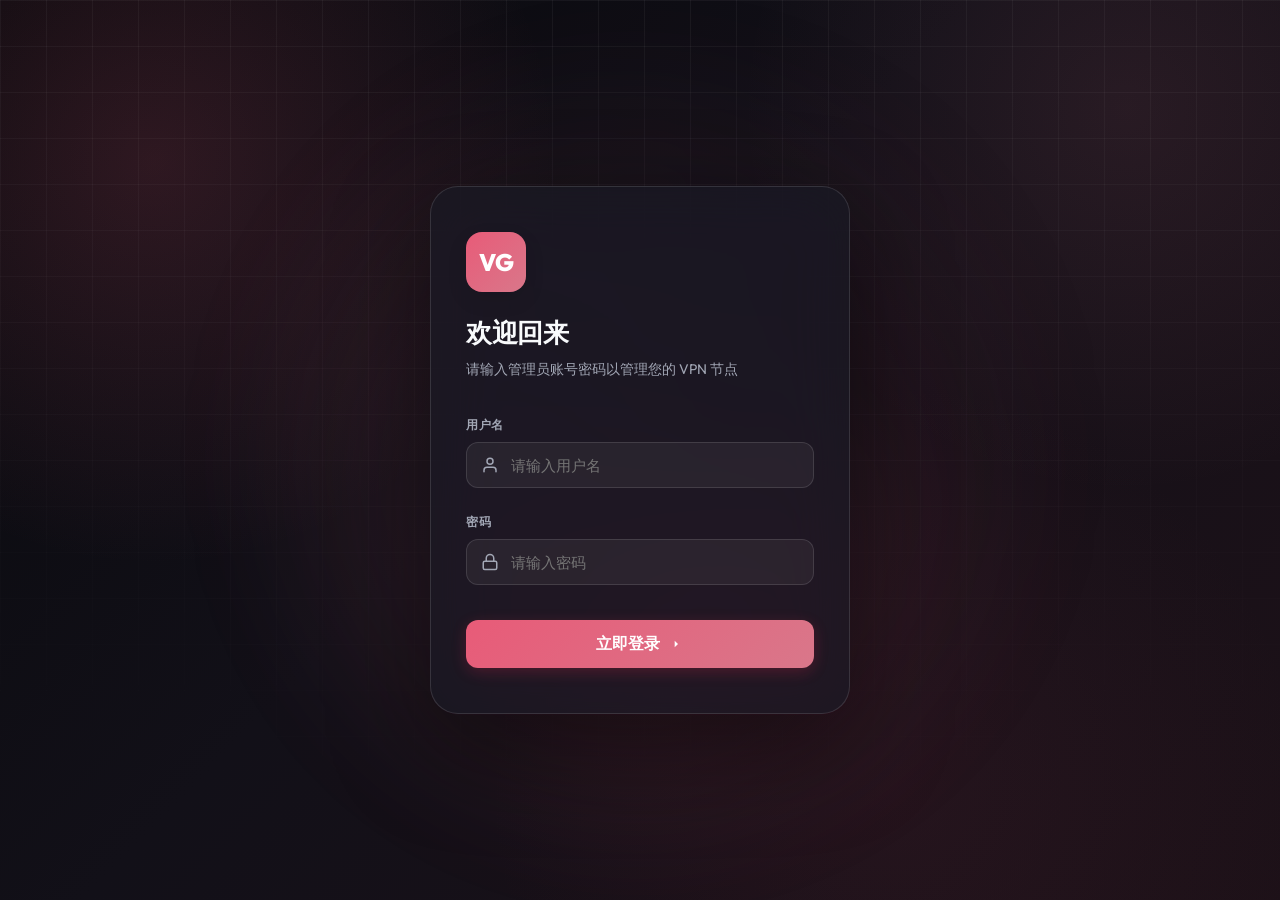
<file: web/login.html>
<!DOCTYPE html>
<html lang="zh-CN">
<head>
  <meta charset="UTF-8">
  <meta name="viewport" content="width=device-width, initial-scale=1.0">
  <title>登录 - Aimili-VPNGate 面板</title>
  <link rel="stylesheet" href="css/theme.css">
  <style>
    :root {
      --grid: rgba(30, 60, 120, 0.055);
      --glow-1: rgba(233, 157, 102, 0.18);
      --glow-2: rgba(243, 199, 132, 0.14);
      --glow-3: rgba(217, 120, 82, 0.12);
    }

    body {
      min-height: 100vh;
      margin: 0;
      font-family: 'Outfit', 'Inter', -apple-system, BlinkMacSystemFont, "Segoe UI", "Microsoft YaHei", "PingFang SC", sans-serif;
      color: var(--text);
      background:
        radial-gradient(circle at 12% 18%, var(--glow-1), transparent 30%),
        radial-gradient(circle at 88% 12%, var(--glow-2), transparent 28%),
        radial-gradient(circle at 70% 88%, var(--glow-3), transparent 34%),
        linear-gradient(135deg, var(--page-a) 0%, var(--page-b) 45%, var(--page-c) 100%);
      background-attachment: fixed;
      display: flex; align-items: center; justify-content: center;
      padding: 20px; position: relative;
    }

    body::before {
      content: ""; position: fixed; inset: 0;
      background-image: linear-gradient(var(--grid) 1px, transparent 1px),
                        linear-gradient(90deg, var(--grid) 1px, transparent 1px);
      background-size: 46px 46px;
      mask-image: linear-gradient(to bottom, black 0%, transparent 88%);
      pointer-events: none; z-index: -3;
    }

    body::after {
      content: ""; position: fixed;
      width: 680px; height: 680px;
      left: 50%; top: 50%;
      transform: translate(-50%, -50%);
      background: conic-gradient(from 180deg, var(--glow-1), var(--glow-2), var(--glow-3), var(--glow-1));
      filter: blur(80px); border-radius: 50%; opacity: .75;
      animation: aurora 14s ease-in-out infinite alternate;
      pointer-events: none; z-index: -2;
    }

    @keyframes aurora {
      0% { transform: translate(-54%, -52%) scale(.95) rotate(0deg); }
      100% { transform: translate(-46%, -48%) scale(1.1) rotate(18deg); }
    }

    .login-card {
      background: var(--card);
      backdrop-filter: blur(30px) saturate(180%);
      -webkit-backdrop-filter: blur(30px) saturate(180%);
      border: 1px solid var(--border);
      border-radius: 28px;
      box-shadow: var(--shadow);
      width: 100%; max-width: 420px;
      padding: 45px 35px;
      position: relative; z-index: 10;
      transition: box-shadow .3s;
    }

    .logo {
      display: inline-flex; align-items: center; justify-content: center;
      width: 60px; height: 60px; border-radius: 16px;
      background: linear-gradient(135deg, var(--primary), var(--second));
      color: #fff; font-size: 24px; font-weight: 800;
      margin-bottom: 24px;
      box-shadow: 0 8px 20px rgba(0, 0, 0, 0.1);
      transition: transform .3s;
    }
    .login-card:hover .logo { transform: rotate(-6deg) scale(1.05); }

    .login-card h2 { font-size: 26px; font-weight: 700; margin-bottom: 8px; letter-spacing: -0.5px; }
    .login-card p { color: var(--muted); font-size: 14px; margin-bottom: 35px; }

    .form-group { margin-bottom: 24px; text-align: left; }
    .form-group label {
      display: block; font-size: 12px; color: var(--muted);
      margin-bottom: 8px; font-weight: 600; text-transform: uppercase; letter-spacing: 0.5px;
    }

    .input-wrapper { position: relative; display: flex; align-items: center; }
    .form-input {
      width: 100%; height: 46px; border-radius: 12px;
      border: 1px solid var(--border);
      background: var(--glass-strong); color: var(--text);
      padding: 0 16px 0 44px; outline: 0; font-size: 15px;
      transition: border-color .2s, box-shadow .2s;
    }
    .form-input:focus {
      border-color: var(--primary);
      box-shadow: 0 0 0 3px var(--focus-ring);
    }

    .input-icon {
      position: absolute; left: 15px; color: var(--muted);
      width: 18px; height: 18px; pointer-events: none;
      transition: color .2s;
    }
    .form-input:focus + .input-icon { color: var(--primary); }

    .btn-submit {
      width: 100%; height: 48px; border: 0; border-radius: 12px;
      background: linear-gradient(135deg, var(--primary), var(--second));
      color: #fff; font-weight: 600; font-size: 15.5px;
      cursor: pointer; display: flex; align-items: center; justify-content: center; gap: 8px;
      box-shadow: 0 4px 15px rgba(0, 168, 150, 0.2);
      transition: opacity .2s, transform .2s, box-shadow .2s;
      margin-top: 35px;
    }
    .btn-submit:hover { opacity: .95; transform: translateY(-1px); box-shadow: 0 6px 20px rgba(0, 168, 150, 0.35); }
    .btn-submit:active { transform: translateY(0); }
    .btn-submit:disabled { opacity: .6; cursor: not-allowed; transform: none; box-shadow: none; }

    .alert {
      padding: 12px 16px; border-radius: 12px; font-size: 13.5px;
      margin-bottom: 24px; display: flex; align-items: center; gap: 10px;
      text-align: left;
      background: var(--red-soft);
      border: 1px solid color-mix(in srgb, var(--danger) 26%, transparent);
      color: var(--danger);
      animation: shake .4s ease;
    }

    @keyframes shake {
      0%, 100% { transform: translateX(0); }
      20%, 60% { transform: translateX(-6px); }
      40%, 80% { transform: translateX(6px); }
    }

    body:has(#theme-red:checked) .form-input {
      background: rgba(255, 255, 255, 0.05);
    }
    body:has(#theme-red:checked) .form-input:focus {
      box-shadow: 0 0 0 3px rgba(255, 45, 85, 0.15);
      background: rgba(255, 255, 255, 0.08);
    }
    body:has(#theme-red:checked) .btn-submit {
      box-shadow: 0 4px 15px rgba(255, 45, 85, 0.2);
    }
    body:has(#theme-red:checked) .btn-submit:hover {
      box-shadow: 0 6px 20px rgba(255, 45, 85, 0.35);
    }
  </style>
</head>
<body>
  <input type="radio" name="theme" id="theme-orange" checked style="display:none">
  <input type="radio" name="theme" id="theme-red" style="display:none">

  <script>
    (function(){
      const saved = localStorage.getItem('theme') || 'theme-orange';
      const el = document.getElementById(saved);
      if (el) el.checked = true;
    })();
  </script>

  <div class="login-card">
    <div class="logo">VG</div>
    <h2>欢迎回来</h2>
    <p>请输入管理员账号密码以管理您的 VPN 节点</p>

    <div id="error_text" class="alert" style="display:none">
      <svg style="width:16px;height:16px;fill:currentColor" viewBox="0 0 24 24"><path d="M12 2C6.48 2 2 6.48 2 12s4.48 10 10 10 10-4.48 10-10S17.52 2 12 2zm1 15h-2v-6h2v6zm0-8h-2V7h2v2z"/></svg>
      <span>账号或密码不正确，请重新输入</span>
    </div>

    <form id="login_form" onsubmit="handleLogin(event)">
      <div class="form-group">
        <label for="username">用户名</label>
        <div class="input-wrapper">
          <input type="text" id="username" name="username" class="form-input" placeholder="请输入用户名" required autocomplete="username">
          <svg class="input-icon" viewBox="0 0 24 24" fill="none" stroke="currentColor" stroke-width="2" stroke-linecap="round" stroke-linejoin="round"><path d="M20 21v-2a4 4 0 0 0-4-4H8a4 4 0 0 0-4 4v2"/><circle cx="12" cy="7" r="4"/></svg>
        </div>
      </div>
      <div class="form-group">
        <label for="password">密码</label>
        <div class="input-wrapper">
          <input type="password" id="password" name="password" class="form-input" placeholder="请输入密码" required autocomplete="current-password">
          <svg class="input-icon" viewBox="0 0 24 24" fill="none" stroke="currentColor" stroke-width="2" stroke-linecap="round" stroke-linejoin="round"><rect x="3" y="11" width="18" height="11" rx="2" ry="2"/><path d="M7 11V7a5 5 0 0 1 10 0v4"/></svg>
        </div>
      </div>
      <button type="submit" id="submit_btn" class="btn-submit">
        <span>立即登录</span>
        <svg style="width:16px;height:16px;fill:currentColor" viewBox="0 0 24 24"><path d="M10 17l5-5-5-5v10z"/></svg>
      </button>
    </form>
  </div>

  <script>
    async function handleLogin(e) {
      e.preventDefault();
      const uname = document.getElementById("username").value.trim();
      const pwd = document.getElementById("password").value.trim();
      const errorText = document.getElementById("error_text");
      const submitBtn = document.getElementById("submit_btn");

      errorText.style.display = "none";
      submitBtn.disabled = true;
      submitBtn.querySelector("span").textContent = "正在验证...";

      try {
        const response = await fetch("./api/login", {
          method: "POST",
          headers: { "Content-Type": "application/json" },
          body: JSON.stringify({ username: uname, password: pwd })
        });
        const data = await response.json();
        if (response.ok && data.ok) {
          window.location.reload();
        } else {
          errorText.querySelector("span").textContent = data.error || "账号或密码不正确，请重新输入";
          errorText.style.display = "flex";
          // 重新触发 shake 动画
          errorText.style.animation = 'none';
          errorText.offsetHeight;
          errorText.style.animation = null;
          submitBtn.disabled = false;
          submitBtn.querySelector("span").textContent = "立即登录";
        }
      } catch (err) {
        errorText.querySelector("span").textContent = "连接服务器失败，请稍后重试";
        errorText.style.display = "flex";
        submitBtn.disabled = false;
        submitBtn.querySelector("span").textContent = "立即登录";
      }
    }
  </script>
</body>
</html>
</file>
<file: web/css/theme.css>
@import url('https://fonts.googleapis.com/css2?family=Inter:wght@300;400;500;600;700;800&family=Outfit:wght@300;400;500;600;700&family=JetBrains+Mono:wght@400;500&display=swap');

:root,
body:has(#theme-orange:checked) {
  --primary: #e99d66;
  --second: #f3c784;
  --third: #d97852;
  --page-a: #fff5ec;
  --page-b: #fffdf8;
  --page-c: #fff6e8;
  --text: #111827;
  --muted: #7b8498;
  --text-soft: #a4acbc;
  --glass: rgba(255,255,255,.58);
  --glass-strong: rgba(255,255,255,.78);
  --border: rgba(255,255,255,.78);
  --card: rgba(255,255,255,.62);
  --shadow: 0 30px 90px rgba(42,66,120,.18);
  --soft-shadow: 0 22px 56px rgba(45,70,125,.11);
  --grid: rgba(30,60,120,.055);
  --glow-1: rgba(233,157,102,.18);
  --glow-2: rgba(243,199,132,.14);
  --glow-3: rgba(217,120,82,.12);
  --success: #2fa37a;
  --danger: #dc5a61;
  --warning: #d99a32;
  --green: var(--success);
  --red: var(--danger);
  --yellow: var(--warning);
  --surface-line: rgba(124,86,50,.16);
  --primary-soft: rgba(233,157,102,.1);
  --green-soft: rgba(47,163,122,.12);
  --red-soft: rgba(220,90,97,.12);
  --yellow-soft: rgba(217,154,50,.12);
  --focus-ring: rgba(233,157,102,.22);
}

body:has(#theme-red:checked) {
  --primary: #e85b78;
  --second: #d9778a;
  --third: #6f2a3c;
  --page-a: #08090d;
  --page-b: #121018;
  --page-c: #1d1118;
  --text: #f8fafc;
  --muted: #a2a7b5;
  --text-soft: #76788e;
  --glass: rgba(21,22,30,.66);
  --glass-strong: rgba(28,30,40,.78);
  --border: rgba(255,255,255,.12);
  --card: rgba(24,25,35,.72);
  --shadow: 0 34px 100px rgba(0,0,0,.45);
  --soft-shadow: 0 24px 60px rgba(0,0,0,.32);
  --grid: rgba(255,255,255,.045);
  --glow-1: rgba(232,91,120,.16);
  --glow-2: rgba(217,119,138,.1);
  --glow-3: rgba(111,42,60,.14);
  --success: #2fa37a;
  --danger: #dc5a61;
  --warning: #d99a32;
  --green: var(--success);
  --red: var(--danger);
  --yellow: var(--warning);
  --surface-line: rgba(255,255,255,.095);
  --primary-soft: rgba(232,91,120,.1);
  --green-soft: rgba(47,163,122,.12);
  --red-soft: rgba(220,90,97,.12);
  --yellow-soft: rgba(217,154,50,.12);
  --focus-ring: rgba(232,91,120,.28);
}

*, *::before, *::after { margin:0; padding:0; box-sizing:border-box; }
html { width:100%; height:100%; overflow:hidden; }
body {
  width:100%; height:100vh; overflow:hidden;
  font-family: 'Outfit','Inter',-apple-system,BlinkMacSystemFont,"Segoe UI","PingFang SC","Microsoft YaHei","Noto Sans CJK SC",sans-serif;
  font-size:13.5px; line-height:1.6; font-weight:400;
  color:var(--text);
  background:
    radial-gradient(circle at 12% 18%, var(--glow-1), transparent 30%),
    radial-gradient(circle at 88% 12%, var(--glow-2), transparent 28%),
    radial-gradient(circle at 70% 88%, var(--glow-3), transparent 34%),
    linear-gradient(135deg, var(--page-a) 0%, var(--page-b) 45%, var(--page-c) 100%);
  background-attachment:fixed;
  display:flex; flex-direction:column;
}

body::before {
  content:""; position:fixed; inset:0; pointer-events:none; z-index:-3;
  background-image:
    linear-gradient(var(--grid) 1px, transparent 1px),
    linear-gradient(90deg, var(--grid) 1px, transparent 1px);
  background-size:46px 46px;
  mask-image:linear-gradient(to bottom, black 0%, transparent 88%);
}
body::after {
  content:""; position:fixed; width:680px; height:680px;
  left:50%; top:46%; transform:translate(-50%,-50%);
  background:conic-gradient(from 180deg, var(--glow-1), var(--glow-2), var(--glow-3), var(--glow-1));
  filter:blur(80px); border-radius:50%; opacity:.75;
  animation:aurora 14s ease-in-out infinite alternate;
  pointer-events:none; z-index:-2;
}

h2 { font-size:22px; font-weight:800; line-height:1.3; color:var(--text); letter-spacing:-0.3px; }
h3 { font-size:18px; font-weight:700; line-height:1.4; color:var(--text); }
label { color:var(--muted); font-weight:600; }

.glass-card {
  background:linear-gradient(160deg, rgba(255,255,255,.86), var(--card) 55%, var(--card));
  backdrop-filter:blur(40px) saturate(200%);
  -webkit-backdrop-filter:blur(40px) saturate(200%);
  border:1px solid var(--border);
  box-shadow:
    inset 0 1px 0 rgba(255,255,255,.55),
    inset 0 -1px 0 rgba(255,255,255,.1),
    0 4px 24px rgba(0,0,0,.06),
    0 1px 4px rgba(0,0,0,.04);
}

.btn {
  min-height:36px; padding:8px 16px; border-radius:10px;
  border:1px solid var(--border);
  background:var(--glass); color:var(--text);
  font:inherit; font-size:13px; font-weight:700;
  display:inline-flex; align-items:center; justify-content:center; gap:7px;
  cursor:pointer; text-decoration:none; white-space:nowrap;
  transition:background .16s, border-color .16s, color .16s, transform .16s, box-shadow .16s;
}
.btn:hover {
  border-color:color-mix(in srgb, var(--primary) 32%, var(--surface-line));
  background:color-mix(in srgb, var(--primary) 8%, var(--glass));
  transform:translateY(-1px);
}
.btn:disabled {
  opacity:.62; cursor:not-allowed; transform:none; box-shadow:none;
}
.btn-sm { min-height:30px; padding:6px 12px; border-radius:9px; font-size:12px; }
.btn-icon {
  width:15px; height:15px; flex:0 0 15px;
  display:inline-block;
}
.btn.is-loading .btn-icon {
  animation:spin .8s linear infinite;
}
.connection-state-icon {
  width:22px; height:22px; stroke-width:1.9;
}
.connection-state-icon.is-spinning {
  animation:spin 1.2s linear infinite;
}
.btn-primary {
  color:#fff; border-color:transparent;
  background:linear-gradient(145deg, var(--primary), var(--second));
  box-shadow:0 10px 20px color-mix(in srgb, var(--primary) 18%, transparent);
}
.btn-primary:hover {
  color:#fff; border-color:transparent;
  background:linear-gradient(145deg, color-mix(in srgb, var(--primary) 90%, white), var(--primary));
}
.btn-secondary {
  background:color-mix(in srgb, var(--glass-strong) 72%, transparent);
  color:var(--text);
}
.btn-danger {
  color:#fff; border-color:transparent;
  background:linear-gradient(145deg, #ff5370, var(--danger));
  box-shadow:0 10px 20px color-mix(in srgb, var(--danger) 18%, transparent);
}



.sidebar-logo { display:flex; align-items:center; gap:12px; padding:22px 18px 16px; flex-shrink:0; }
.sidebar-logo-icon {
  width:40px; height:40px; flex-shrink:0; border-radius:14px;
  background:
    radial-gradient(circle at 30% 24%, rgba(255,255,255,.5), transparent 28%),
    linear-gradient(135deg, var(--primary), var(--third));
  display:flex; align-items:center; justify-content:center;
  color:#fff;
  box-shadow:0 12px 24px color-mix(in srgb, var(--primary) 28%, transparent);
}
.sidebar-logo-icon svg {
  width:21px; height:21px; stroke-width:1.9;
}
.sidebar-logo-name {
  font-size:14px; font-weight:750; color:var(--text); white-space:nowrap; overflow:hidden; text-overflow:ellipsis;
}
.sidebar-social-links { display:flex; align-items:center; gap:5px; margin-top:5px; }
.sidebar-social-links a {
  display:inline-flex; align-items:center; gap:4px; padding:3px 8px; border-radius:8px;
  border:1px solid color-mix(in srgb, var(--border) 72%, transparent);
  background:color-mix(in srgb, var(--glass-strong) 60%, transparent);
  color:var(--muted); text-decoration:none; font-size:11.5px; font-weight:600; white-space:nowrap;
  transition:color .16s, border-color .16s, background .16s;
}
.sidebar-social-links svg { width:13px; height:13px; stroke-width:1.9; }
.sidebar-social-links a:hover {
  color:var(--primary);
  border-color:color-mix(in srgb, var(--primary) 30%, transparent);
  background:color-mix(in srgb, var(--primary) 8%, transparent);
}
.sidebar-nav-list { padding:4px 10px; gap:3px; overflow-y:auto; scrollbar-width:none; }
.sidebar-nav-list::-webkit-scrollbar { display:none; }
.sidebar-bottom { padding:12px 10px 16px; flex-shrink:0; }

.menu-item { flex:0 0 auto; }
.menu-item button {
  width:100%; min-height:48px; padding:10px 14px;
  border:1px solid transparent; border-radius:14px;
  background:transparent; color:var(--muted);
  font:inherit; font-size:14px; font-weight:600; cursor:pointer;
  display:flex; align-items:center; gap:12px; text-align:left;
  transition:background .18s, border-color .18s, color .18s;
}
.menu-item button:hover { background:color-mix(in srgb, var(--primary) 7%, transparent); color:var(--text); }
.menu-item button span[aria-hidden="true"] {
  width:34px; height:34px; border-radius:10px; color:var(--muted);
  background:color-mix(in srgb, var(--muted) 9%, transparent);
  display:inline-flex; align-items:center; justify-content:center; flex:0 0 34px;
  transition:background .18s, color .18s;
}
.menu-item.active button {
  color:var(--primary); background:color-mix(in srgb, var(--primary) 11%, transparent);
  border:1px solid color-mix(in srgb, var(--primary) 16%, transparent); font-weight:650;
}
.menu-item.active button span[aria-hidden="true"] {
  color:var(--primary); background:color-mix(in srgb, var(--primary) 16%, transparent);
}

.sidebar-logout-btn {
  width:100%; padding:11px 14px; border:1px solid transparent; border-radius:12px;
  background:transparent; color:var(--muted); font:inherit; font-size:13.5px; font-weight:550;
  cursor:pointer; text-align:center;
  transition:background .16s, color .16s, border-color .16s;
}
.sidebar-logout-btn:hover {
  background:color-mix(in srgb, #ef4444 8%, transparent);
  border-color:color-mix(in srgb, #ef4444 20%, transparent);
  color:#ef4444;
}

.nav-icon {
  width:18px; height:18px; display:block; flex:0 0 auto; stroke-width:1.8;
}

.segmented-tabs {
  display:flex; align-items:center; gap:4px; padding:5px;
  border:1px solid var(--border); border-radius:16px;
  background:color-mix(in srgb, var(--glass-strong) 70%, transparent);
}
.segmented-tabs label,
.segmented-tabs [data-subtab] { flex:1 1 0; min-width:0; }
.segmented-tabs label input[type="radio"] { position:absolute; opacity:0; pointer-events:none; }
.segmented-tabs [data-subtab],
.segmented-tabs label span {
  width:100%; height:36px; min-height:36px; margin:0; padding:0 14px;
  border:1px solid transparent; border-radius:11px;
  background:transparent; color:var(--muted);
  font-size:12.5px; font-weight:650; line-height:1;
  display:flex; align-items:center; justify-content:center;
  white-space:nowrap; cursor:pointer;
  transition:background .18s, color .18s, border-color .18s;
}
.segmented-tabs [data-subtab]:hover,
.segmented-tabs label span:hover {
  background:color-mix(in srgb, var(--primary) 7%, white);
  border-color:color-mix(in srgb, var(--primary) 16%, transparent);
  color:var(--text);
}
.segmented-tabs [data-subtab].active,
.segmented-tabs label input:checked + span {
  background:linear-gradient(145deg, var(--primary), var(--second));
  border-color:color-mix(in srgb, var(--primary) 64%, var(--border));
  color:#fff;
  box-shadow:inset 1px 1px 3px rgba(0,0,0,.1), inset -1px -1px 3px rgba(255,255,255,.18), 2px 2px 7px color-mix(in srgb, var(--primary) 13%, transparent);
}

.service-overview {
  padding:28px; border:1px solid var(--border); border-radius:24px;
  background:linear-gradient(160deg, rgba(255,255,255,.88), var(--card) 55%, var(--card));
  backdrop-filter:blur(40px) saturate(200%);
  -webkit-backdrop-filter:blur(40px) saturate(200%);
  box-shadow:inset 0 1px 0 rgba(255,255,255,.5), var(--soft-shadow);
}
.service-overview__header {
  display:flex; align-items:flex-start; justify-content:space-between; gap:16px;
  padding-bottom:20px; border-bottom:1px solid var(--surface-line);
}
.service-overview__header h3 { margin:0; }
.service-overview__header p { margin-top:4px; color:var(--muted); font-size:13px; }
.service-actions { display:inline-flex; align-items:center; gap:8px; flex-wrap:wrap; }
.service-grid { display:grid; grid-template-columns:minmax(0, 1.05fr) minmax(0, 1fr) minmax(260px, 1.2fr); gap:20px; padding-top:24px; }
.service-group { min-width:0; }
.service-group--wide { grid-column:auto; }
.service-group__title { margin-bottom:10px; color:var(--text); font-size:13px; font-weight:700; }
.service-list { border:1px solid var(--border); border-radius:16px; overflow:hidden;
  background:linear-gradient(160deg, rgba(255,255,255,.65), color-mix(in srgb, var(--glass-strong) 70%, var(--page-a)));
  backdrop-filter:blur(24px) saturate(170%);
  -webkit-backdrop-filter:blur(24px) saturate(170%);
}
.service-row {
  min-height:48px; padding:12px 16px; display:grid;
  grid-template-columns:minmax(96px, .88fr) minmax(0, 1.12fr);
  align-items:center; gap:14px;
  border-bottom:1px solid color-mix(in srgb, var(--surface-line) 58%, transparent);
}
.service-row:last-child { border-bottom:0; }
.service-row span { color:var(--muted); font-size:13px; }
.service-row strong { color:var(--text); font-size:13px; font-weight:650; text-align:right; }
.service-list--system .service-row { grid-template-columns:minmax(100px, .82fr) minmax(0, 1.18fr); }

.resource-ring {
  --pct:0; --ring-color:var(--primary);
  background:
    radial-gradient(circle at center, var(--page-b) 55%, transparent 56%),
    conic-gradient(var(--ring-color) calc(var(--pct)*1%), color-mix(in srgb, var(--muted) 14%, transparent) 0);
  box-shadow:inset 2px 2px 6px rgba(38,47,66,.055), inset -2px -2px 7px rgba(255,255,255,.64);
}
.resource-ring span { font-size:13px; font-weight:800; color:var(--text); }
.resource-label { color:var(--text); font-size:16px; font-weight:700; }
.resource-detail { color:var(--muted); font-size:13px; margin-top:3px; }

.outbound-panel-header {
  display:flex; justify-content:space-between; align-items:center; gap:16px;
  margin-bottom:18px; flex-wrap:wrap;
}
.outbound-panel-title {
  min-width:0; display:flex; align-items:center; gap:10px; flex-wrap:wrap;
}
.outbound-panel-actions {
  display:flex; align-items:center; justify-content:flex-end; gap:10px; flex-wrap:wrap;
}
.vpngate-toolbar {
  display:grid;
  grid-template-columns:repeat(4, minmax(126px, 1fr)) auto auto;
  gap:8px;
  align-items:center;
  margin:0 0 12px;
}
.vpngate-filter-select {
  width:100%; min-height:34px; padding:0 10px;
  border:1px solid var(--surface-line); border-radius:10px;
  background:var(--glass); color:var(--text);
  font-size:12.5px; font-weight:700; outline:none;
}
.vpngate-filter-select:focus {
  border-color:color-mix(in srgb, var(--primary) 45%, var(--surface-line));
  box-shadow:0 0 0 3px color-mix(in srgb, var(--primary) 12%, transparent);
}
.vpngate-count {
  justify-self:end; color:var(--muted); font-size:12px; font-weight:800; white-space:nowrap;
}
.vpngate-node-list {
  max-height:calc(100vh - 365px); overflow-y:auto; overflow-x:hidden; padding-right:6px;
}
.vpngate-node-list #rows { gap:4px !important; }
.vpngate-node-card {
  display:grid;
  grid-template-columns:minmax(210px, 1.25fr) minmax(126px, .78fr) 72px minmax(148px, .9fr) 78px 124px;
  gap:10px; align-items:center;
  border:1px solid color-mix(in srgb, var(--border) 28%, transparent);
  border-radius:10px; padding:7px 10px; min-height:44px;
  background:rgba(255,255,255,.015);
  transition:background .18s ease, border-color .18s ease, transform .18s ease;
}
.vpngate-node-card:hover {
  background:rgba(255,255,255,.045);
  border-color:color-mix(in srgb, var(--primary) 26%, var(--border));
}
.vpngate-node-card.is-active {
  border-color:var(--second);
  background:color-mix(in srgb, var(--second) 7%, transparent);
}
.vpngate-node-cell {
  min-width:0; overflow:hidden; text-overflow:ellipsis; white-space:nowrap;
  color:var(--muted); font-size:12.5px; font-weight:700;
}
.vpngate-node-main { display:flex; flex-direction:column; gap:2px; }
.vpngate-node-title {
  min-width:0; overflow:hidden; text-overflow:ellipsis; white-space:nowrap;
  color:var(--text); font-size:13px; font-weight:800;
}
.vpngate-node-sub { color:var(--muted); font-size:11px; font-weight:700; line-height:1.2; }
.vpngate-node-isp { max-width:100%; }
.vpngate-node-card > .badge {
  justify-self:start; min-width:72px; justify-content:center;
}
.vpngate-node-actions { display:flex; align-items:center; justify-content:flex-end; gap:6px; }
.vpngate-node-actions .row-action-btn--text,
.vpngate-row-btn {
  min-height:28px; height:28px; border-radius:8px; padding:0 8px;
}
.row-action-btn.is-loading .row-action__icon {
  animation:spin .8s linear infinite;
}
@media (max-width:1040px) {
  .vpngate-toolbar { grid-template-columns:1fr 1fr; }
  .vpngate-count { justify-self:start; }
  .vpngate-node-card {
    grid-template-columns:minmax(180px, 1fr) minmax(120px, .9fr) 72px 78px 124px;
  }
  .vpngate-node-isp { display:none; }
}
@media (max-width:680px) {
  .vpngate-toolbar { grid-template-columns:1fr; }
  .vpngate-node-card { grid-template-columns:1fr auto; align-items:start; }
  .vpngate-node-card .vpngate-node-cell:not(.vpngate-node-main),
  .vpngate-node-card > .badge { display:none; }
  .vpngate-node-actions { justify-content:flex-start; }
}
.outbound-state-panel {
  width:min(460px, 100%); height:118px; margin:28px auto 4px; padding:0 22px; box-sizing:border-box;
  display:flex; align-items:center; justify-content:center;
  color:var(--muted); text-align:center; font-size:13px; font-weight:700; line-height:1;
  border:1px dashed color-mix(in srgb, var(--muted) 24%, transparent);
  border-radius:16px;
  background:linear-gradient(145deg, color-mix(in srgb, var(--glass-strong) 52%, transparent), color-mix(in srgb, var(--page-a) 38%, transparent));
}
.active-card {
  width:100%; padding:20px; border:1px solid var(--border); border-radius:18px;
  background:linear-gradient(160deg, rgba(255,255,255,.78), var(--card) 55%, var(--card));
  backdrop-filter:blur(35px) saturate(190%);
  -webkit-backdrop-filter:blur(35px) saturate(190%);
  display:grid; grid-template-columns:minmax(0, 1fr) auto; gap:16px; align-items:center;
}
.active-card-info { min-width:0; display:flex; align-items:center; gap:12px; }
.active-card-details { min-width:0; }
.active-card-title { display:flex; align-items:center; gap:8px; font-size:13px; }
.active-card-meta { color:var(--muted); font-size:12.5px; line-height:1.45; }
.active-card-tools { min-width:0; display:flex; align-items:center; justify-content:flex-end; gap:10px; flex-wrap:wrap; }

table { width:100%; min-width:980px; border-collapse:separate; border-spacing:0; color:var(--text); border-radius:16px; overflow:hidden; }
thead { position:sticky; top:0; z-index:1; }
th {
  padding:14px 18px; text-align:left; vertical-align:middle; white-space:nowrap;
  color:var(--text); background:color-mix(in srgb, var(--glass-strong) 76%, transparent);
  border-bottom:1px solid var(--surface-line); font-size:12px; font-weight:650;
}
td { padding:14px 18px; vertical-align:middle; border-bottom:1px solid color-mix(in srgb, var(--surface-line) 55%, transparent); font-size:13px; }
td:first-child, th:first-child { padding-left:22px; }
td:last-child, th:last-child { padding-right:22px; }
tbody tr { transition:background .16s; }
tbody tr:hover { background:color-mix(in srgb, var(--primary) 5%, transparent); }
tbody tr:last-child td { border-bottom:0; }
thead th:first-child { border-top-left-radius:16px; }
thead th:last-child { border-top-right-radius:16px; }

.compact-empty {
  color:var(--muted); text-align:center; padding:38px 18px;
  background:linear-gradient(145deg, color-mix(in srgb, var(--glass-strong) 52%, transparent), color-mix(in srgb, var(--page-a) 38%, transparent));
  border-radius:16px; font-weight:650; height:118px;
}
.compact-empty::before {
  content:""; display:block; width:34px; height:4px; margin:0 auto 12px; border-radius:999px;
  background:color-mix(in srgb, var(--primary) 36%, transparent);
}

.modal-overlay {
  position:fixed; inset:0; padding:24px;
  background:rgba(0,0,0,.32); backdrop-filter:blur(12px);
  -webkit-backdrop-filter:blur(12px);
  display:none; justify-content:center; align-items:flex-start;
  z-index:10000; overflow-y:auto;
  animation:modalFadeIn .25s ease;
}
.modal-overlay.open { display:flex; }
.modal-card {
  width:90%; max-width:540px; position:relative; margin:auto;
  padding:32px; border-radius:28px;
  background:linear-gradient(160deg, rgba(255,255,255,.88), var(--card) 55%, var(--card));
  backdrop-filter:blur(44px) saturate(210%);
  -webkit-backdrop-filter:blur(44px) saturate(210%);
  border:1px solid var(--border);
  box-shadow:
    inset 0 1px 0 rgba(255,255,255,.5),
    0 4px 32px rgba(0,0,0,.08),
    0 1px 6px rgba(0,0,0,.04);
  animation:modalZoomIn .3s cubic-bezier(.34,1.56,.64,1);
}
.modal-close {
  background:transparent; border:none; color:var(--muted);
  font-size:26px; cursor:pointer; line-height:1;
  transition:color .2s;
}
.modal-close:hover { color:var(--text); }

#toast-container {
  position:fixed; top:18px; right:18px; z-index:20000;
  display:flex; flex-direction:column; gap:10px; pointer-events:none;
}
.toast {
  min-width:220px; max-width:min(360px, calc(100vw - 36px));
  padding:14px 18px; border-radius:14px; border:1px solid var(--border);
  background:linear-gradient(160deg, color-mix(in srgb, var(--glass-strong) 95%, var(--page-b)), color-mix(in srgb, var(--card) 90%, var(--page-b)));
  box-shadow:
    inset 0 1px 0 rgba(255,255,255,.45),
    0 4px 28px rgba(31,40,72,.14);
  backdrop-filter:blur(30px) saturate(200%);
  -webkit-backdrop-filter:blur(30px) saturate(200%);
  font-size:13px; font-weight:700; color:var(--text);
  animation:toastIn .24s cubic-bezier(.2,.8,.2,1) both;
}
.toast-success { border-color:color-mix(in srgb, var(--success) 32%, var(--border)); color:var(--success); }
.toast-error { border-color:color-mix(in srgb, var(--danger) 34%, var(--border)); color:var(--danger); }
.toast-warning { border-color:color-mix(in srgb, var(--warning) 34%, var(--border)); color:var(--warning); }
.toast-leave { animation:toastOut .2s ease forwards; }

.badge {
  min-height:22px; padding:3px 8px; border-radius:999px;
  border:1px solid color-mix(in srgb, var(--muted) 16%, transparent);
  background:color-mix(in srgb, var(--muted) 8%, transparent);
  color:var(--muted); display:inline-flex; align-items:center; gap:5px;
  font-size:11.5px; font-weight:800; white-space:nowrap;
}
.badge.available { border-color:color-mix(in srgb, var(--success) 28%, transparent); background:var(--green-soft); color:var(--success); }
.badge.unavailable { border-color:color-mix(in srgb, var(--danger) 26%, transparent); background:var(--red-soft); color:var(--danger); }
.badge.warn { border-color:color-mix(in srgb, var(--warning) 30%, transparent); background:var(--yellow-soft); color:var(--warning); }
.badge-pulse { width:6px; height:6px; border-radius:999px; background:currentColor; animation:blink 1.2s ease-in-out infinite; }

.status-dot {
  width:7px; height:7px; margin-right:6px; border-radius:999px; background:currentColor;
  box-shadow:0 0 0 4px color-mix(in srgb, currentColor 13%, transparent);
  display:inline-block; vertical-align:middle;
}

svg.btn-icon { width:15px; height:15px; stroke-width:1.9; }

.feature-power-btn {
  min-height:34px; padding:0 16px; border-radius:10px;
  border:1px solid color-mix(in srgb, var(--muted) 20%, var(--border));
  background:color-mix(in srgb, var(--glass-strong) 72%, transparent);
  color:var(--muted); font-size:12px; font-weight:800;
  display:inline-flex; align-items:center; justify-content:center;
  cursor:pointer; transition:background .16s, color .16s, border-color .16s, transform .16s, box-shadow .16s;
}
.feature-power-btn:hover {
  color:var(--primary); border-color:color-mix(in srgb, var(--primary) 36%, var(--surface-line));
  background:color-mix(in srgb, var(--primary) 8%, var(--glass));
  transform:translateY(-1px);
}
.feature-power-btn.is-on {
  color:#fff; border-color:transparent;
  background:linear-gradient(145deg, var(--primary), var(--second));
  box-shadow:0 10px 20px color-mix(in srgb, var(--primary) 18%, transparent);
}
.feature-power-btn:disabled { opacity:.62; cursor:not-allowed; transform:none; box-shadow:none; }

.row-action-btn {
  width:30px; height:30px; min-width:30px; min-height:30px; padding:0;
  display:inline-flex; align-items:center; justify-content:center;
  border:1px solid var(--border); border-radius:8px;
  background:var(--glass); color:var(--text);
  transition:color .16s, border-color .16s, background .16s;
}
.row-action-btn:hover { color:var(--primary); border-color:color-mix(in srgb, var(--primary) 38%, var(--surface-line)); background:color-mix(in srgb, var(--primary) 8%, var(--glass)); }
.row-action-btn.is-danger { color:var(--danger); }
.row-action-btn.is-danger:hover { background:color-mix(in srgb, var(--danger) 9%, var(--glass)); border-color:color-mix(in srgb, var(--danger) 38%, var(--surface-line)); }
.row-action__icon { width:16px; height:16px; fill:none; stroke:currentColor; stroke-width:1.3; stroke-linecap:round; stroke-linejoin:round; }

.theme-option { position:relative; cursor:pointer; }
.theme-option.active {
  border-color:color-mix(in srgb, var(--primary) 45%, var(--border));
  background:color-mix(in srgb, var(--primary) 8%, var(--card));
  box-shadow:0 18px 42px color-mix(in srgb, var(--primary) 16%, transparent);
}
.theme-option.active::after {
  content:""; position:absolute; right:14px; top:14px;
  width:10px; height:10px; border-radius:999px; background:var(--primary);
  box-shadow:0 0 0 4px color-mix(in srgb, var(--primary) 16%, transparent);
}

.feature-disabled-panel {
  padding:22px; border:1px dashed color-mix(in srgb, var(--muted) 24%, transparent);
  border-radius:18px; background:color-mix(in srgb, var(--card) 78%, transparent);
  color:var(--muted); text-align:center;
}
.feature-disabled-panel strong { display:block; color:var(--text); font-size:14px; margin-bottom:6px; }

.row-action-btn--text {
  width:auto; padding:0 10px; gap:5px;
}
.row-action__label { font-size: 12px; font-weight: 600; }

.sub-link-card {
  background:var(--glass); border:1px solid var(--border);
  border-radius:16px; padding:16px;
  box-shadow:var(--soft-shadow);
  transition:box-shadow .3s;
}
.sub-link-card:hover { box-shadow:var(--shadow); }
.sub-card-nodes-list {
  border-top:1px solid color-mix(in srgb, var(--surface-line) 50%, transparent);
  padding-top:12px;
}

.node-card {
  background:rgba(255,255,255,.015);
  border:1px solid color-mix(in srgb, var(--border) 20%, transparent);
  border-radius:12px; padding:6px 12px;
  transition:background .2s;
}
.node-card:hover { background:rgba(255,255,255,.04); }
.subscription-traffic-pill {
  display:inline-flex; align-items:center; max-width:100%;
  padding:2px 7px; border-radius:8px;
  border:1px solid color-mix(in srgb, var(--primary) 18%, transparent);
  background:color-mix(in srgb, var(--primary) 7%, transparent);
  color:var(--muted); font-size:11.5px; font-family:monospace;
  white-space:nowrap;
}

.client-header-row {
  display:grid; grid-template-columns:1fr 1.5fr .55fr .7fr .6fr .6fr .6fr .5fr;
  gap:8px; padding:6px 8px; margin-bottom:6px;
  font-size:11px; font-weight:600; color:var(--muted);
  border-bottom:1px solid var(--border);
}
.client-header-row>div { text-align:center; }
.client-header-row>div:first-child { text-align:left; }
.client-row {
  display:grid; grid-template-columns:1fr 1.5fr .55fr .7fr .6fr .6fr .6fr .5fr;
  gap:8px; align-items:center; padding:8px;
  border-bottom:1px solid color-mix(in srgb, var(--border) 40%, transparent);
}
.client-row:last-child { border-bottom:0; }
.client-row:hover { background:color-mix(in srgb, var(--primary) 3%, transparent); }
.clients-section { margin-top:12px; }

.xray-inbound-card {
  background:var(--glass); border:1px solid var(--border);
  border-radius:16px; padding:16px; margin-bottom:14px;
  box-shadow:var(--soft-shadow);
}
.xray-inbound-card-header {
  display:flex; justify-content:space-between; align-items:center;
  gap:12px; margin-bottom:16px;
  padding-bottom:12px; border-bottom:1px solid var(--surface-line);
}
.xray-inbound-card-grid {
  display:grid; grid-template-columns:repeat(4, minmax(0, 1fr));
  gap:16px;
}

.form-input {
  width:100%; padding:8px 12px; border-radius:12px;
  border:1px solid var(--border);
  background:var(--glass); color:var(--text);
  font-size:13px; outline:none;
  transition:border-color .2s, box-shadow .2s;
}
.form-input:focus {
  border-color:color-mix(in srgb, var(--primary) 54%, var(--border));
  box-shadow:0 0 0 3px var(--focus-ring);
}

.proxy-status-panel {
  display:flex; align-items:center; gap:10px;
  padding:7px 10px; border-radius:12px;
  border:1px solid var(--border);
  background:color-mix(in srgb, var(--glass-strong) 60%, transparent);
}
.proxy-status-main { display:flex; flex-direction:column; gap:3px; min-width:0; }
.proxy-status-heading { display:flex; align-items:center; gap:7px; min-width:0; }
.proxy-status-title { font-size:11.5px; font-weight:750; color:var(--muted); white-space:nowrap; }
.proxy-status-line { display:flex; align-items:center; gap:8px; flex-wrap:wrap; min-width:0; color:var(--muted); font-size:11.5px; font-weight:700; }
.proxy-status-value strong { color:var(--text); font-weight:800; }
.proxy-status-actions { display:flex; align-items:center; gap:6px; flex-shrink:0; }
.proxy-check-btn { min-height:28px; padding:4px 10px; font-size:11.5px; font-weight:650; }

.status-badge { display:inline-flex; align-items:center; gap:5px; font-size:12px; font-weight:650; }
.status-badge.active { color:var(--success); }
.status-badge.inactive { color:var(--danger); }
.status-badge.not_checked { color:var(--warning); }

.mono { font-family:"JetBrains Mono","SFMono-Regular",Consolas,monospace; font-size:11.5px; }

body:has(#theme-red:checked) .form-input {
  background:rgba(18,18,29,.72); border-color:rgba(255,255,255,.12); color:#f3f4fb;
}

.domain-cert-card { width:min(100%, 720px); }
.domain-cert-card__header {
  margin-bottom:22px; padding-bottom:16px; border-bottom:1px solid var(--surface-line);
  display:flex; align-items:flex-start; justify-content:space-between; gap:16px;
}
.domain-cert-card__badge {
  min-height:26px; padding:0 10px; border-radius:999px;
  border:1px solid color-mix(in srgb, var(--primary) 24%, var(--border));
  background:color-mix(in srgb, var(--primary) 9%, transparent);
  color:var(--primary); font-size:11px; font-weight:800; line-height:26px; flex:0 0 auto;
}
.domain-cert-field { margin-bottom:18px; text-align:left; }
.domain-cert-field > label {
  display:block; margin-bottom:8px; color:var(--text);
  font-size:12.5px; font-weight:700;
}
.domain-cert-mode {
  display:grid; grid-template-columns:repeat(2, minmax(0, 1fr)); gap:5px; padding:5px;
  border:1px solid var(--border); border-radius:16px;
  background:linear-gradient(145deg, color-mix(in srgb, var(--glass-strong) 72%, transparent), color-mix(in srgb, var(--page-a) 36%, transparent));
}
.domain-cert-mode label { min-width:0; margin:0; position:relative; cursor:pointer; }
.domain-cert-mode input { position:absolute; opacity:0; pointer-events:none; }
.domain-cert-mode span {
  min-height:58px; padding:10px 14px; border:1px solid transparent; border-radius:12px;
  color:var(--muted); display:flex; flex-direction:column; justify-content:center; gap:4px;
  transition:background .18s, border-color .18s, color .18s;
}
.domain-cert-mode strong { color:inherit; font-size:13px; font-weight:750; }
.domain-cert-mode small { color:color-mix(in srgb, currentColor 68%, transparent); font-size:11.5px; font-weight:600; }
.domain-cert-mode label:hover span { color:var(--text); background:color-mix(in srgb, var(--primary) 6%, white); border-color:color-mix(in srgb, var(--primary) 16%, transparent); }
.domain-cert-mode input:checked + span {
  color:#fff; border-color:color-mix(in srgb, var(--primary) 68%, var(--border));
  background:linear-gradient(145deg, var(--primary), var(--second));
  box-shadow:0 10px 24px color-mix(in srgb, var(--primary) 16%, transparent);
}

.subsettings-content:not(.active) { display:none; }
.subsettings-content.active { display:block; }

.service-alert {
  margin-top:14px; padding:10px 12px; border-radius:12px;
  border:1px solid color-mix(in srgb, var(--danger) 32%, transparent);
  background:var(--red-soft); color:var(--danger);
  font-size:13px; line-height:1.5;
}

#vps-floating-trigger {
  position:fixed; right:24px; bottom:24px; z-index:9990;
  min-height:38px; padding:0 13px;
  border-radius:14px;
  border:1px solid color-mix(in srgb, var(--primary) 24%, var(--border));
  background:linear-gradient(145deg, color-mix(in srgb, var(--glass-strong) 90%, transparent), color-mix(in srgb, var(--primary) 9%, var(--glass)));
  color:var(--primary); font-size:13px; font-weight:700; cursor:pointer;
  display:flex; align-items:center; justify-content:center; gap:8px; flex-direction:row;
  transition:transform .18s, border-color .18s, background .18s;
  backdrop-filter:blur(18px) saturate(170%);
  -webkit-backdrop-filter:blur(18px) saturate(170%);
}
#vps-floating-trigger:hover {
  color:#fff; border-color:color-mix(in srgb, var(--primary) 48%, var(--border));
  background:linear-gradient(145deg, var(--primary), var(--second));
  transform:translateY(-2px);
}
#vps-floating-trigger strong { writing-mode:horizontal-tb; letter-spacing:0; line-height:1; white-space:nowrap; }

.latency-good { color:var(--success); }
.latency-medium { color:var(--warning); }
.latency-poor { color:var(--danger); }

.notice {
  padding:12px 14px; border-radius:14px;
  border:1px solid color-mix(in srgb, var(--primary) 20%, transparent);
  background:var(--primary-soft); color:var(--primary);
  font-size:13px; line-height:1.55;
}

.detail-value, .latency-val, td code, td .font-mono {
  font-family:"JetBrains Mono","SFMono-Regular",Consolas,monospace;
  font-size:12px;
}

::-webkit-scrollbar { width:6px; height:6px; }
::-webkit-scrollbar-track { background:transparent; }
::-webkit-scrollbar-thumb { background:rgba(0,0,0,.15); border-radius:3px; }
body:has(#theme-red:checked) ::-webkit-scrollbar-thumb { background:rgba(255,255,255,.15); }
::-webkit-scrollbar-thumb:hover { background:rgba(0,0,0,.25); }

@keyframes aurora {
  0% { transform:translate(-54%,-52%) scale(.95) rotate(0deg); }
  100% { transform:translate(-46%,-48%) scale(1.1) rotate(18deg); }
}
@keyframes blink {
  0%,100% { opacity:1; }
  50% { opacity:.4; }
}
@keyframes pulse {
  0% { transform:scale(.9); opacity:1; }
  50% { transform:scale(1.6); opacity:.4; }
  100% { transform:scale(.9); opacity:1; }
}
@keyframes spin {
  from { transform:rotate(0deg); }
  to { transform:rotate(360deg); }
}
@keyframes fadeIn {
  from { opacity:0; }
  to { opacity:1; }
}
@keyframes panelIn {
  from { opacity:0; transform:translateY(14px) scale(.985); filter:blur(4px); }
  to { opacity:1; transform:translateY(0) scale(1); filter:blur(0); }
}
@keyframes toastIn {
  from { transform:translateY(-20px) scale(.95); opacity:0; }
  to { transform:translateY(0) scale(1); opacity:1; }
}
@keyframes toastOut {
  from { transform:translateY(0) scale(1); opacity:1; }
  to { transform:translateY(-20px) scale(.95); opacity:0; }
}
@keyframes modalFadeIn {
  from { opacity:0; }
  to { opacity:1; }
}
@keyframes modalZoomIn {
  from { transform:scale(.92) translateY(8px); opacity:0; }
  to { transform:scale(1) translateY(0); opacity:1; }
}

body:has(#theme-red:checked) .glass-card,
body:has(#theme-red:checked) .service-overview,
body:has(#theme-red:checked) .active-card {
  background:linear-gradient(160deg, rgba(38,35,58,.86), rgba(18,17,33,.76));
  backdrop-filter:blur(40px) saturate(180%);
  -webkit-backdrop-filter:blur(40px) saturate(180%);
  box-shadow:inset 0 1px 0 rgba(255,255,255,.06), 0 4px 24px rgba(0,0,0,.3);
}
body:has(#theme-red:checked) .service-list { background:linear-gradient(160deg, rgba(36,34,52,.78), rgba(20,21,36,.74)); }
body:has(#theme-red:checked) .service-row { border-bottom-color:rgba(255,255,255,.075); }
body:has(#theme-red:checked) .service-row span { color:#9b9db4; }
body:has(#theme-red:checked) .service-row strong { color:#f3f4fb; }
body:has(#theme-red:checked) .resource-ring {
  background:
    radial-gradient(circle at center, rgba(22,20,34,.96) 57%, transparent 58%),
    conic-gradient(var(--ring-color) calc(var(--pct)*1%), rgba(255,255,255,.13) 0);
  border-color:rgba(255,255,255,.13);
  box-shadow:0 12px 24px rgba(0,0,0,.24), inset 2px 2px 7px rgba(0,0,0,.42), inset -2px -2px 7px rgba(255,255,255,.035);
}
body:has(#theme-red:checked) .resource-ring span { color:#f5f6fb; }
body:has(#theme-red:checked) .modal-card {
  background:linear-gradient(160deg, rgba(38,35,58,.88), rgba(18,17,33,.78));
  backdrop-filter:blur(44px) saturate(180%);
  -webkit-backdrop-filter:blur(44px) saturate(180%);
  box-shadow:inset 0 1px 0 rgba(255,255,255,.06), 0 4px 32px rgba(0,0,0,.36);
}
body:has(#theme-red:checked) .domain-cert-mode,
body:has(#theme-red:checked) .segmented-tabs {
  background:rgba(17,17,29,.78); border-color:rgba(255,255,255,.12);
  box-shadow:inset 2px 2px 6px rgba(0,0,0,.24), inset -1px -1px 4px rgba(255,255,255,.035);
}
body:has(#theme-red:checked) .domain-cert-mode label:hover span { background:color-mix(in srgb, var(--primary) 10%, var(--glass-strong)); }

@media (max-width:900px) {
  html, body { overflow:auto; }
  .service-grid { grid-template-columns:repeat(2, minmax(0, 1fr)); }
  .service-group--wide { grid-column:1/-1; }
  .service-list--system { grid-template-columns:repeat(2, minmax(0, 1fr)); }
  .service-list--system .service-row:nth-child(odd) { border-right:1px solid color-mix(in srgb, var(--surface-line) 58%, transparent); }
  .service-overview { padding:16px; border-radius:20px; }
  .service-overview__header { flex-direction:column; align-items:stretch; }
  .service-actions { width:100%; }
  .menu-item button { white-space:nowrap; }
  .active-card { grid-template-columns:1fr; align-items:stretch; }
  .active-card-tools { justify-content:flex-start; }
  .segmented-tabs { max-width:100%; overflow-x:auto; }
  .segmented-tabs [data-subtab],
  .segmented-tabs label span { min-width:96px; }
  #vps-floating-trigger {
    right:14px; bottom:16px; width:auto; min-height:38px;
    padding:0 12px; border-right:1px solid color-mix(in srgb, var(--primary) 24%, var(--border));
    border-radius:14px; flex-direction:row; transform:none;
  }
  #vps-floating-trigger:hover { transform:translateY(-2px); }
  #vps-floating-trigger strong { writing-mode:horizontal-tb; }
  .modal-overlay { padding:12px; align-items:flex-start; }
  .modal-card { width:100%; max-height:calc(100vh - 24px); border-radius:22px; }
  .domain-cert-card { width:100%; padding:18px; border-radius:22px; }
  .domain-cert-card__header { margin-bottom:18px; flex-direction:column; gap:10px; }
  .domain-cert-mode { grid-template-columns:1fr; }
  .domain-cert-mode span { min-height:54px; }
}
@media (max-width:760px) {
  .service-grid, .service-list--system { grid-template-columns:1fr; }
  .service-group--wide { grid-column:auto; }
  .service-list--system .service-row:nth-child(odd) { border-right:0; }
}
</file>
